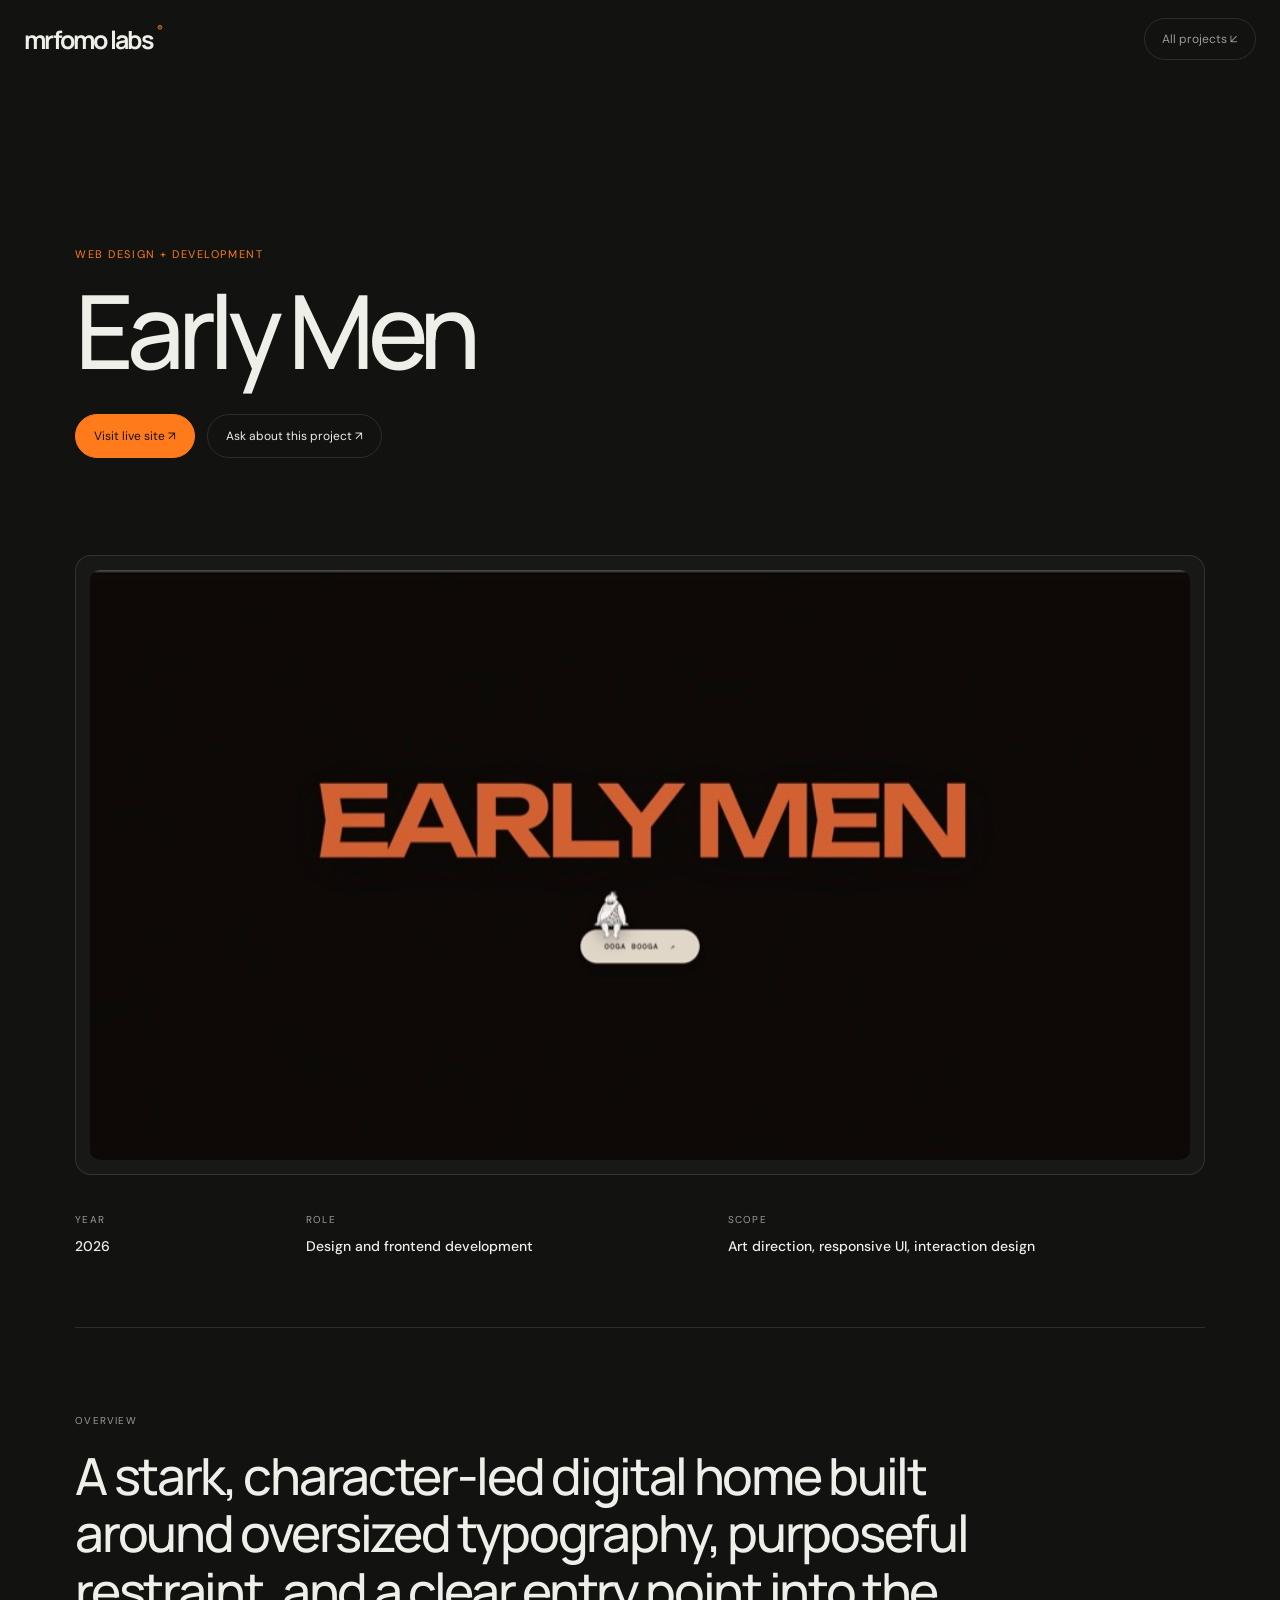
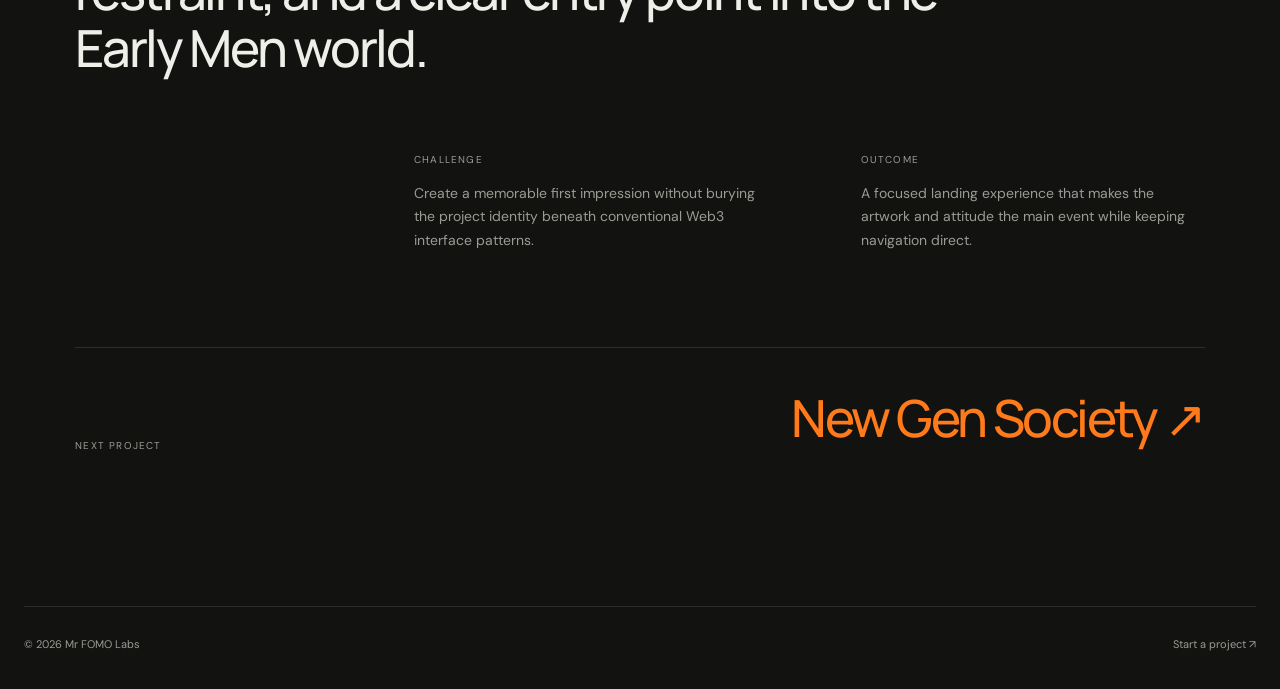
<file: project.html>
<!doctype html>
<html lang="en">
<head>
  <meta charset="UTF-8" />
  <meta name="viewport" content="width=device-width, initial-scale=1.0" />
  <meta name="description" content="Project case study by Mr FOMO Labs." />
  <title>Project | Mr FOMO Labs</title>
  <link rel="preconnect" href="https://fonts.googleapis.com">
  <link rel="preconnect" href="https://fonts.gstatic.com" crossorigin>
  <link href="https://fonts.googleapis.com/css2?family=DM+Sans:wght@400;500;600&family=Manrope:wght@400;500;600;700&display=swap" rel="stylesheet">
  <link rel="stylesheet" href="projects.css" />
</head>
<body>
  <header class="project-nav">
    <a class="project-brand" href="index.html">mrfomo labs<span>®</span></a>
    <a class="back-link" href="projects.html">All projects <span>↙</span></a>
  </header>
  <main id="project-detail"></main>
  <footer class="project-footer"><span>© 2026 Mr FOMO Labs</span><a href="mailto:hello@mrfomo.dev">Start a project ↗</a></footer>
  <script src="project-data.js"></script>
  <script>
    const id = new URLSearchParams(location.search).get('id');
    const project = PROJECTS.find(item => item.id === id) || PROJECTS[0];
    document.title = `${project.name} | Mr FOMO Labs`;
    document.querySelector('#project-detail').innerHTML = `
      <article class="case-study">
        <section class="case-hero">
          <p>${project.category}</p>
          <h1>${project.name}</h1>
          <div class="case-actions">
            ${project.liveUrl ? `<a class="primary-link" href="${project.liveUrl}" target="_blank" rel="noreferrer">Visit live site ↗</a>` : ''}
            <a href="mailto:hello@mrfomo.dev?subject=${encodeURIComponent(project.name + ' project enquiry')}">Ask about this project ↗</a>
          </div>
        </section>
        <figure class="case-image"><img src="${project.image}" alt="${project.name} homepage design" width="900" height="489"></figure>
        <section class="case-facts">
          <div><span>Year</span><strong>${project.year}</strong></div>
          <div><span>Role</span><strong>${project.role}</strong></div>
          <div><span>Scope</span><strong>${project.scope}</strong></div>
        </section>
        <section class="case-copy">
          <div><span>Overview</span><h2>${project.summary}</h2></div>
          <div class="case-notes"><article><span>Challenge</span><p>${project.challenge}</p></article><article><span>Outcome</span><p>${project.outcome}</p></article></div>
        </section>
        <a class="next-project" href="project.html?id=${PROJECTS[(PROJECTS.indexOf(project) + 1) % PROJECTS.length].id}"><span>Next project</span><strong>${PROJECTS[(PROJECTS.indexOf(project) + 1) % PROJECTS.length].name} ↗</strong></a>
      </article>`;
  </script>
</body>
</html>
</file>
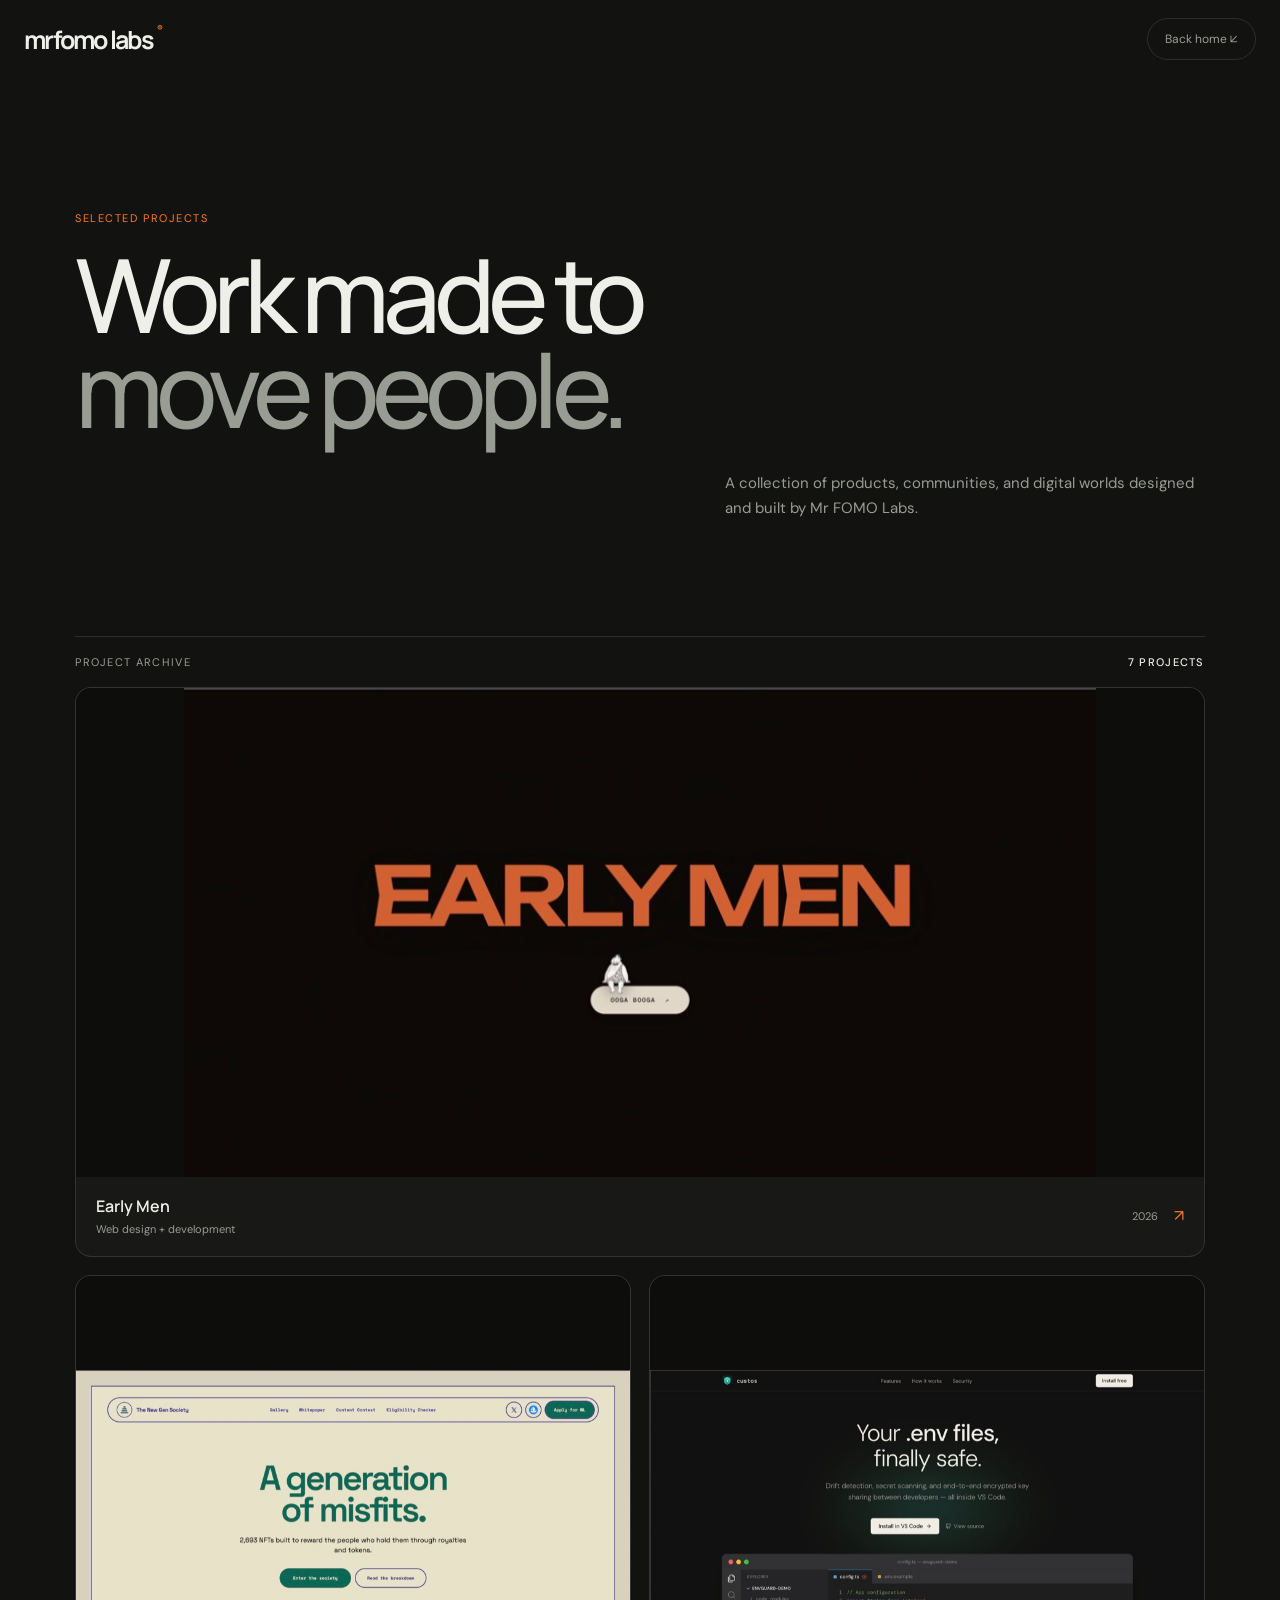
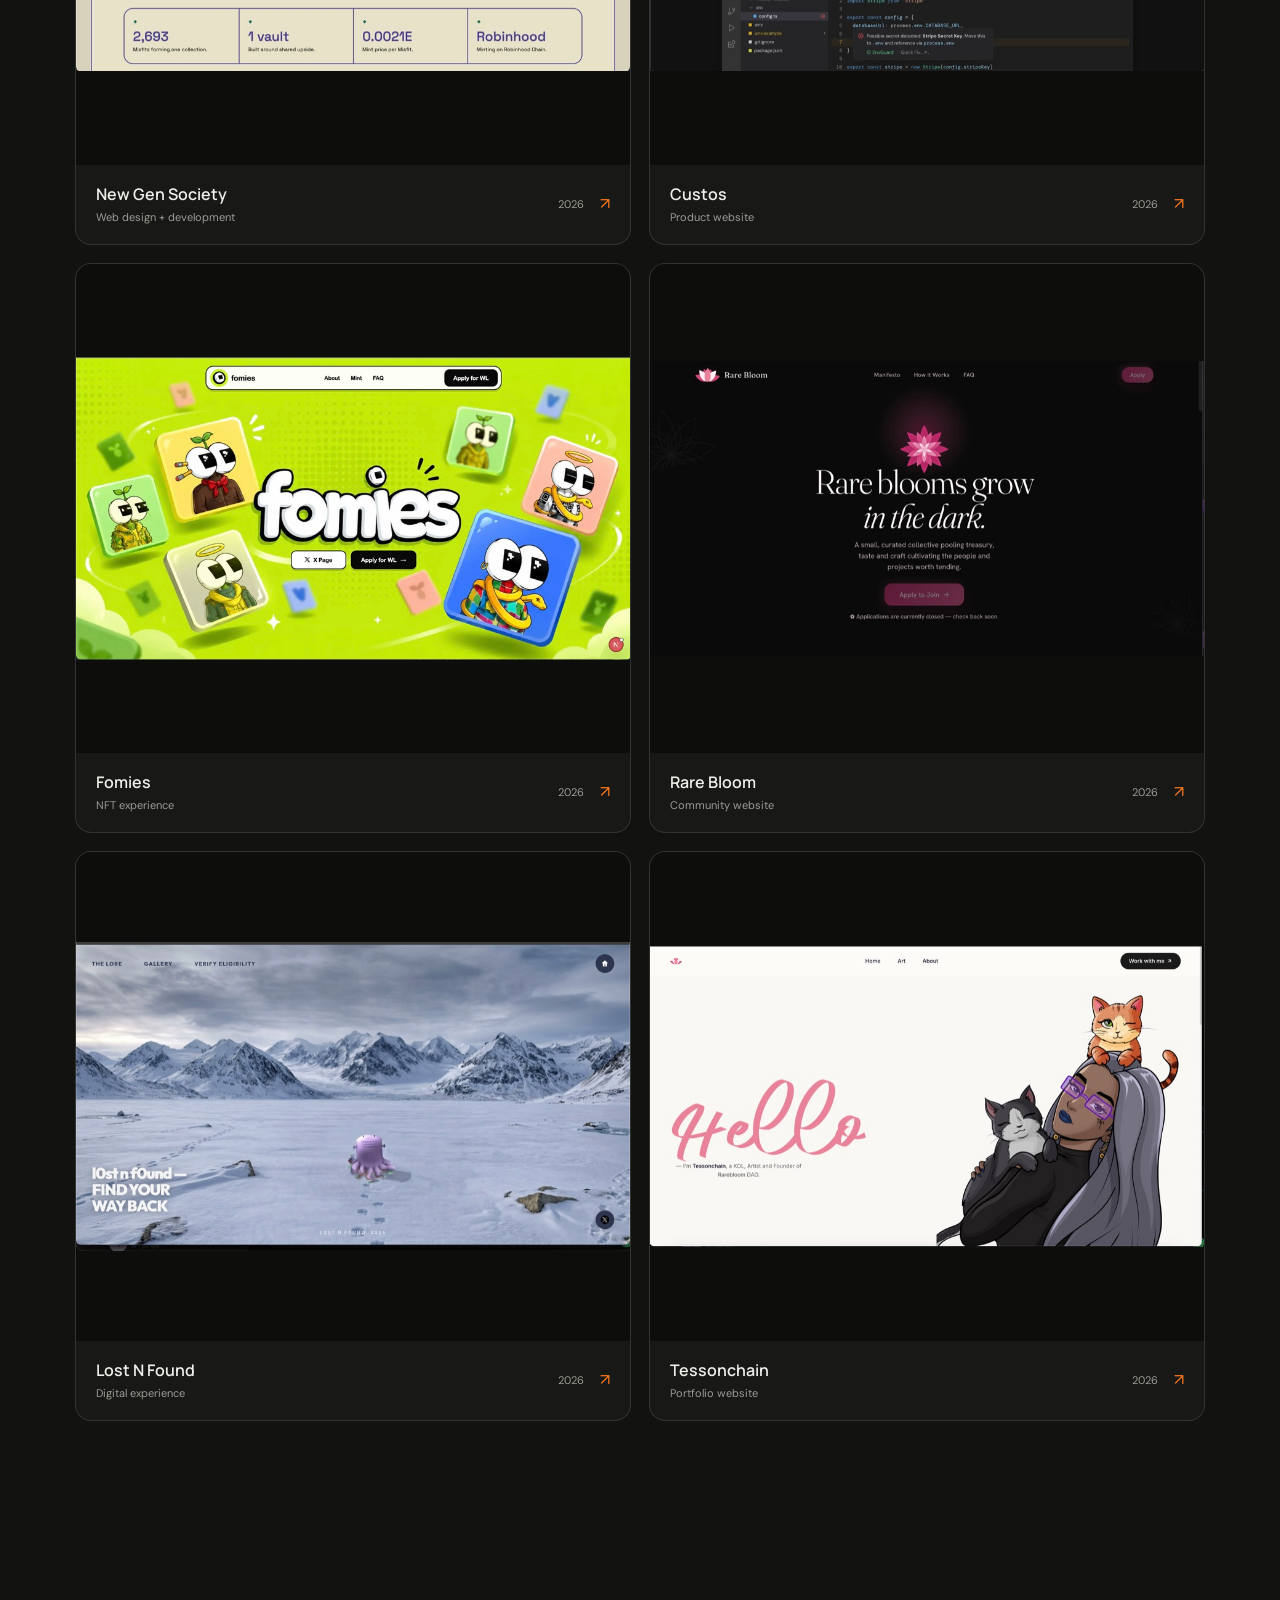
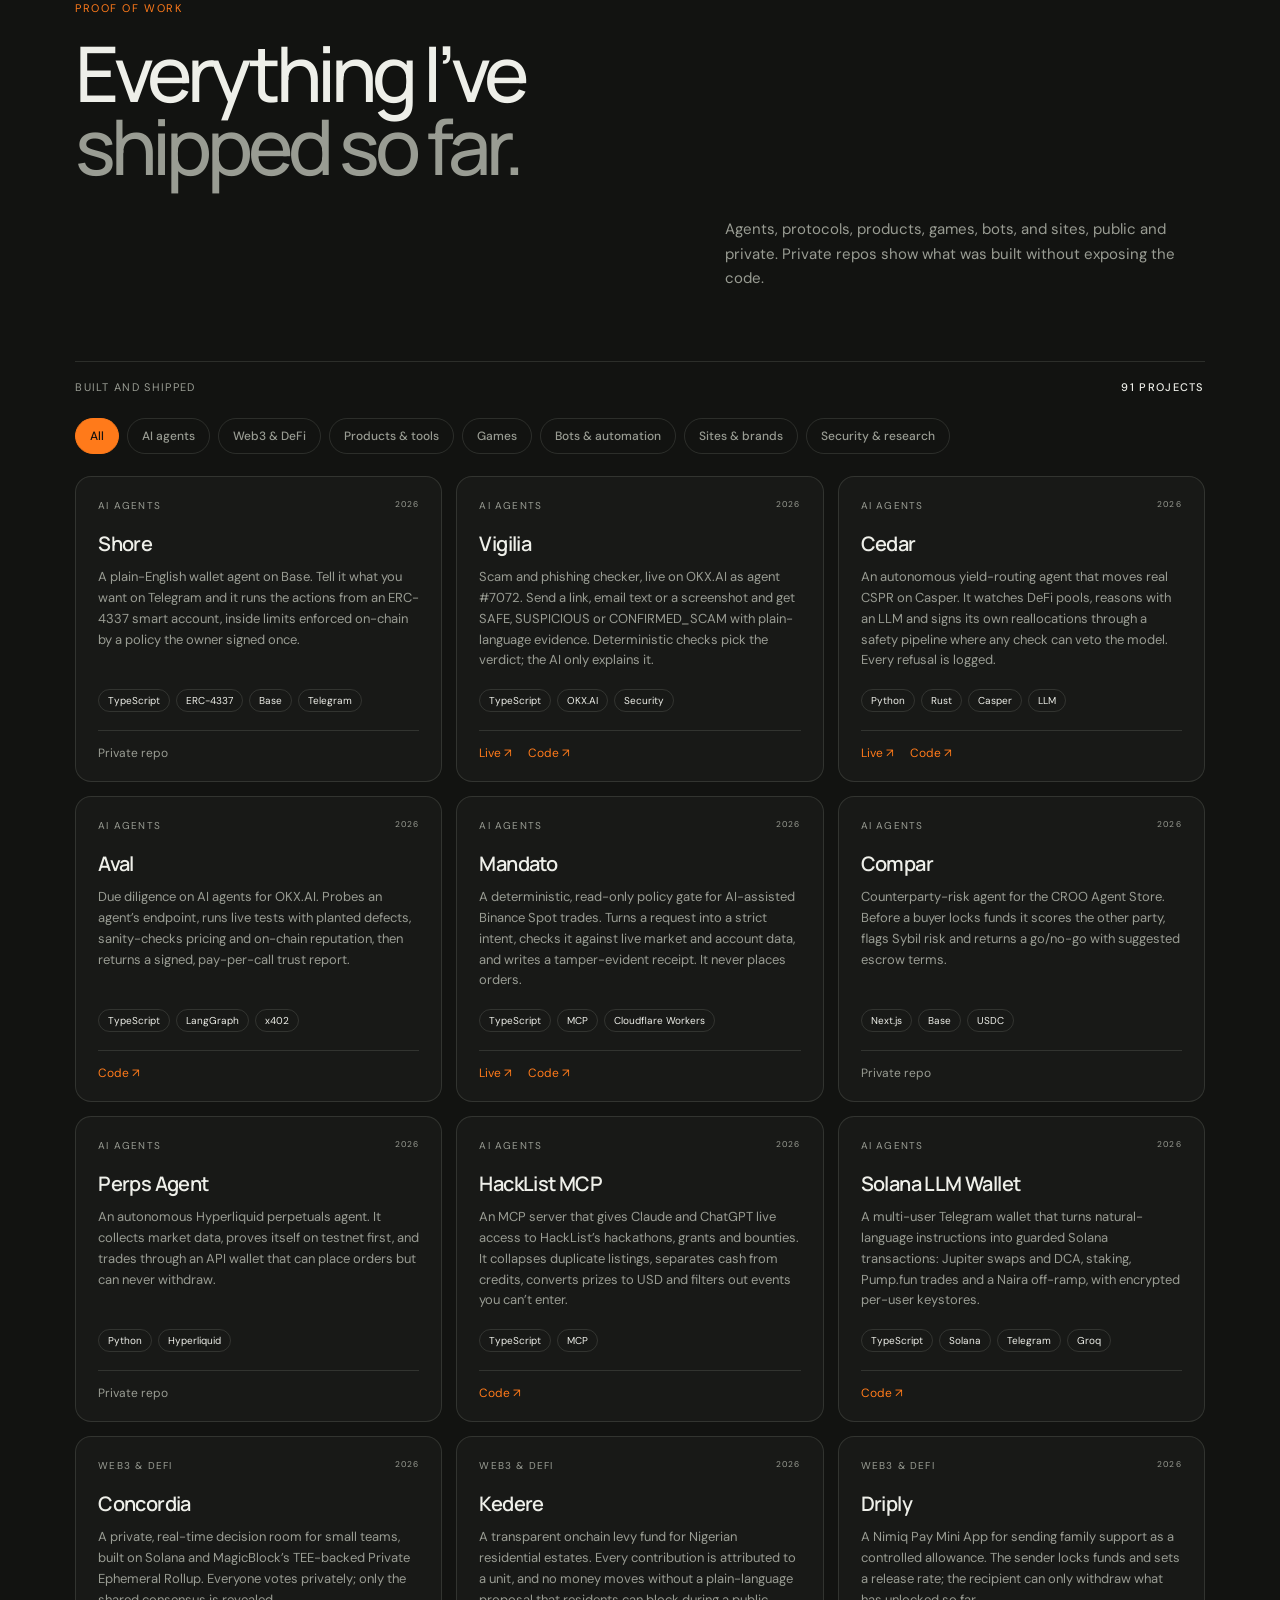
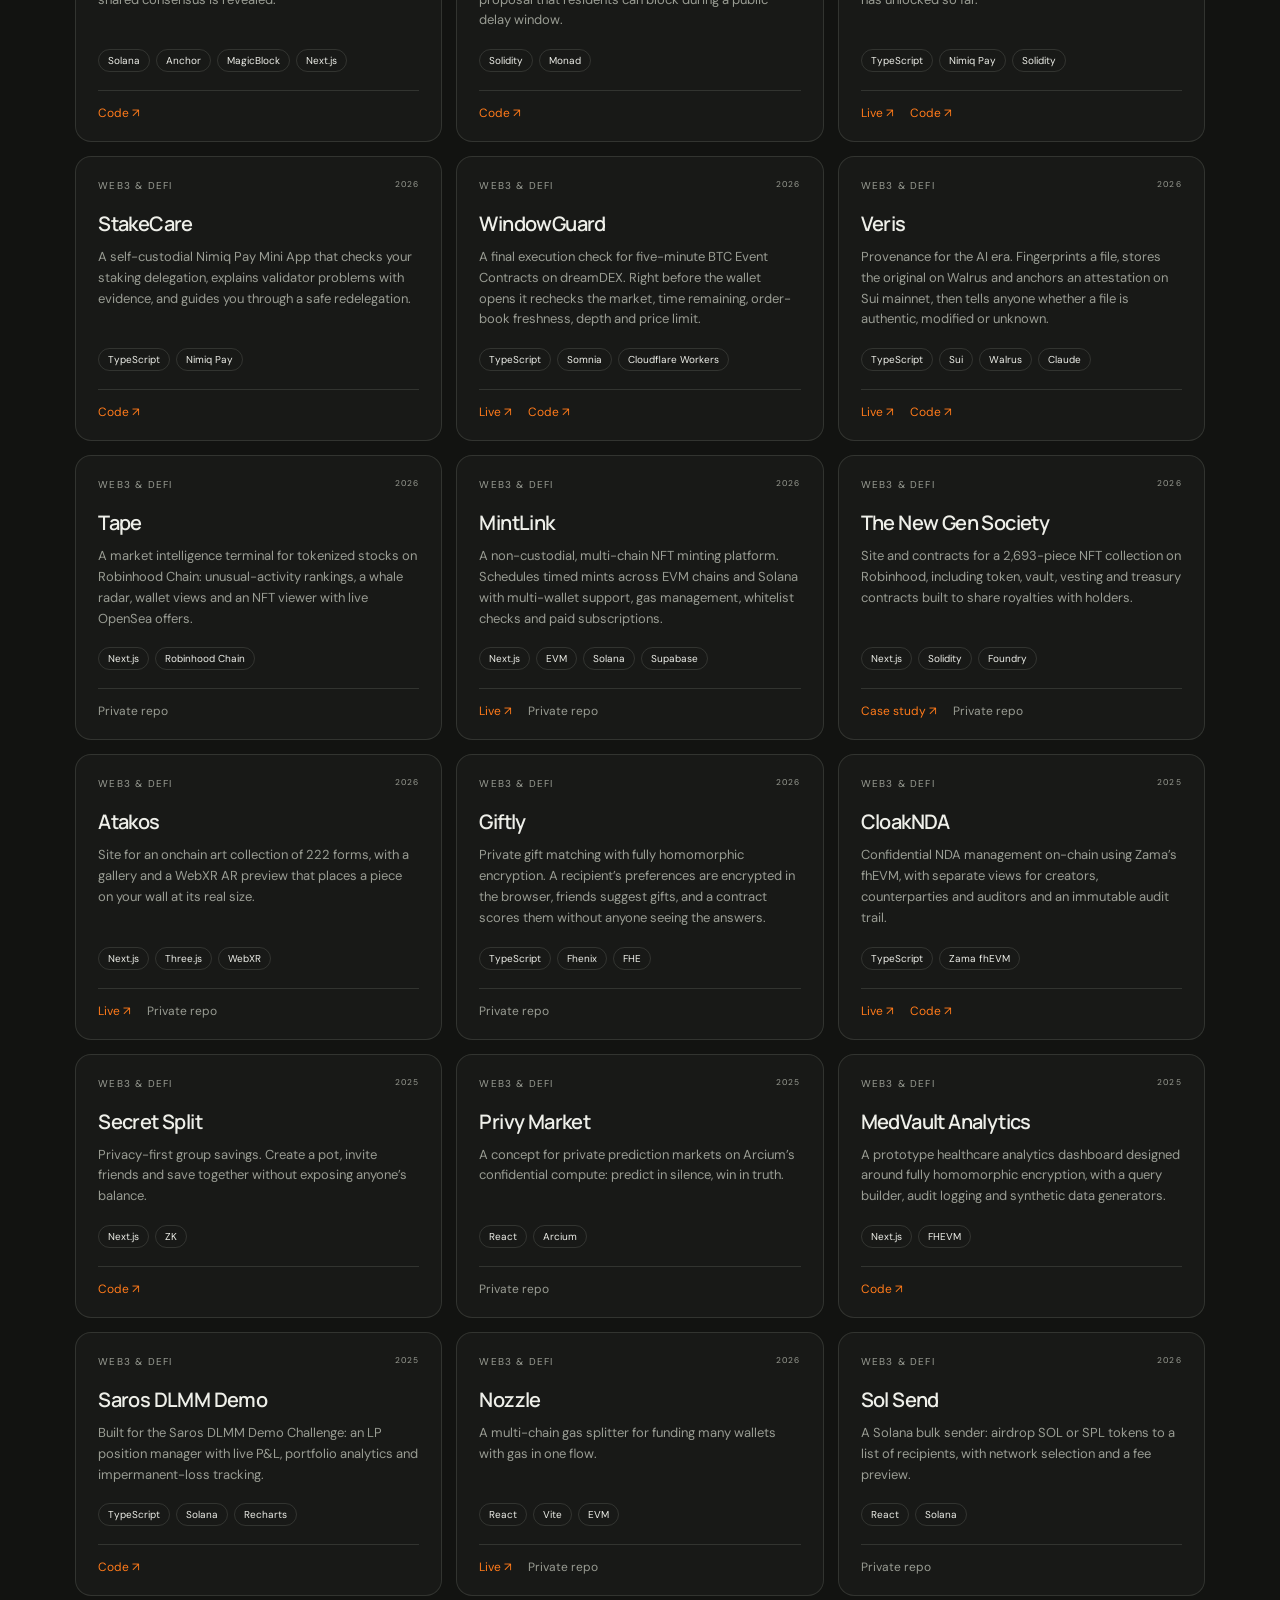
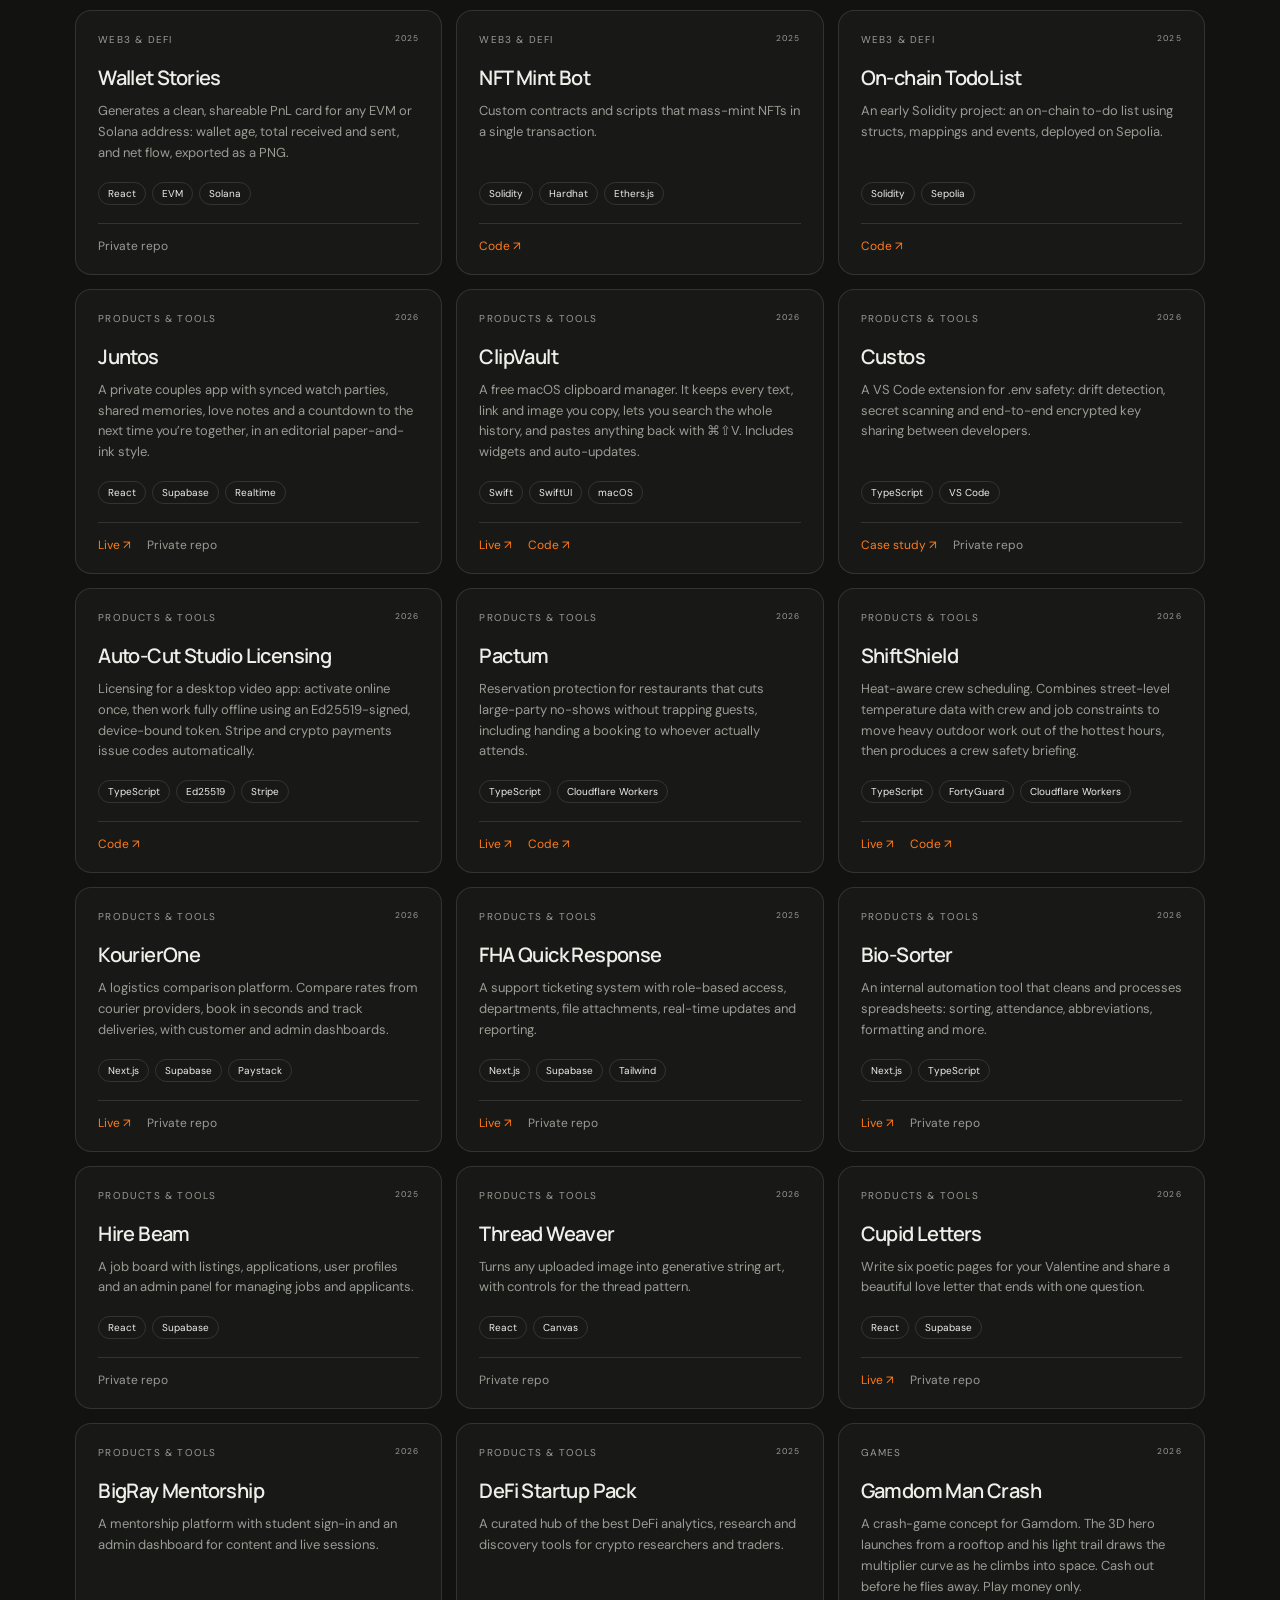
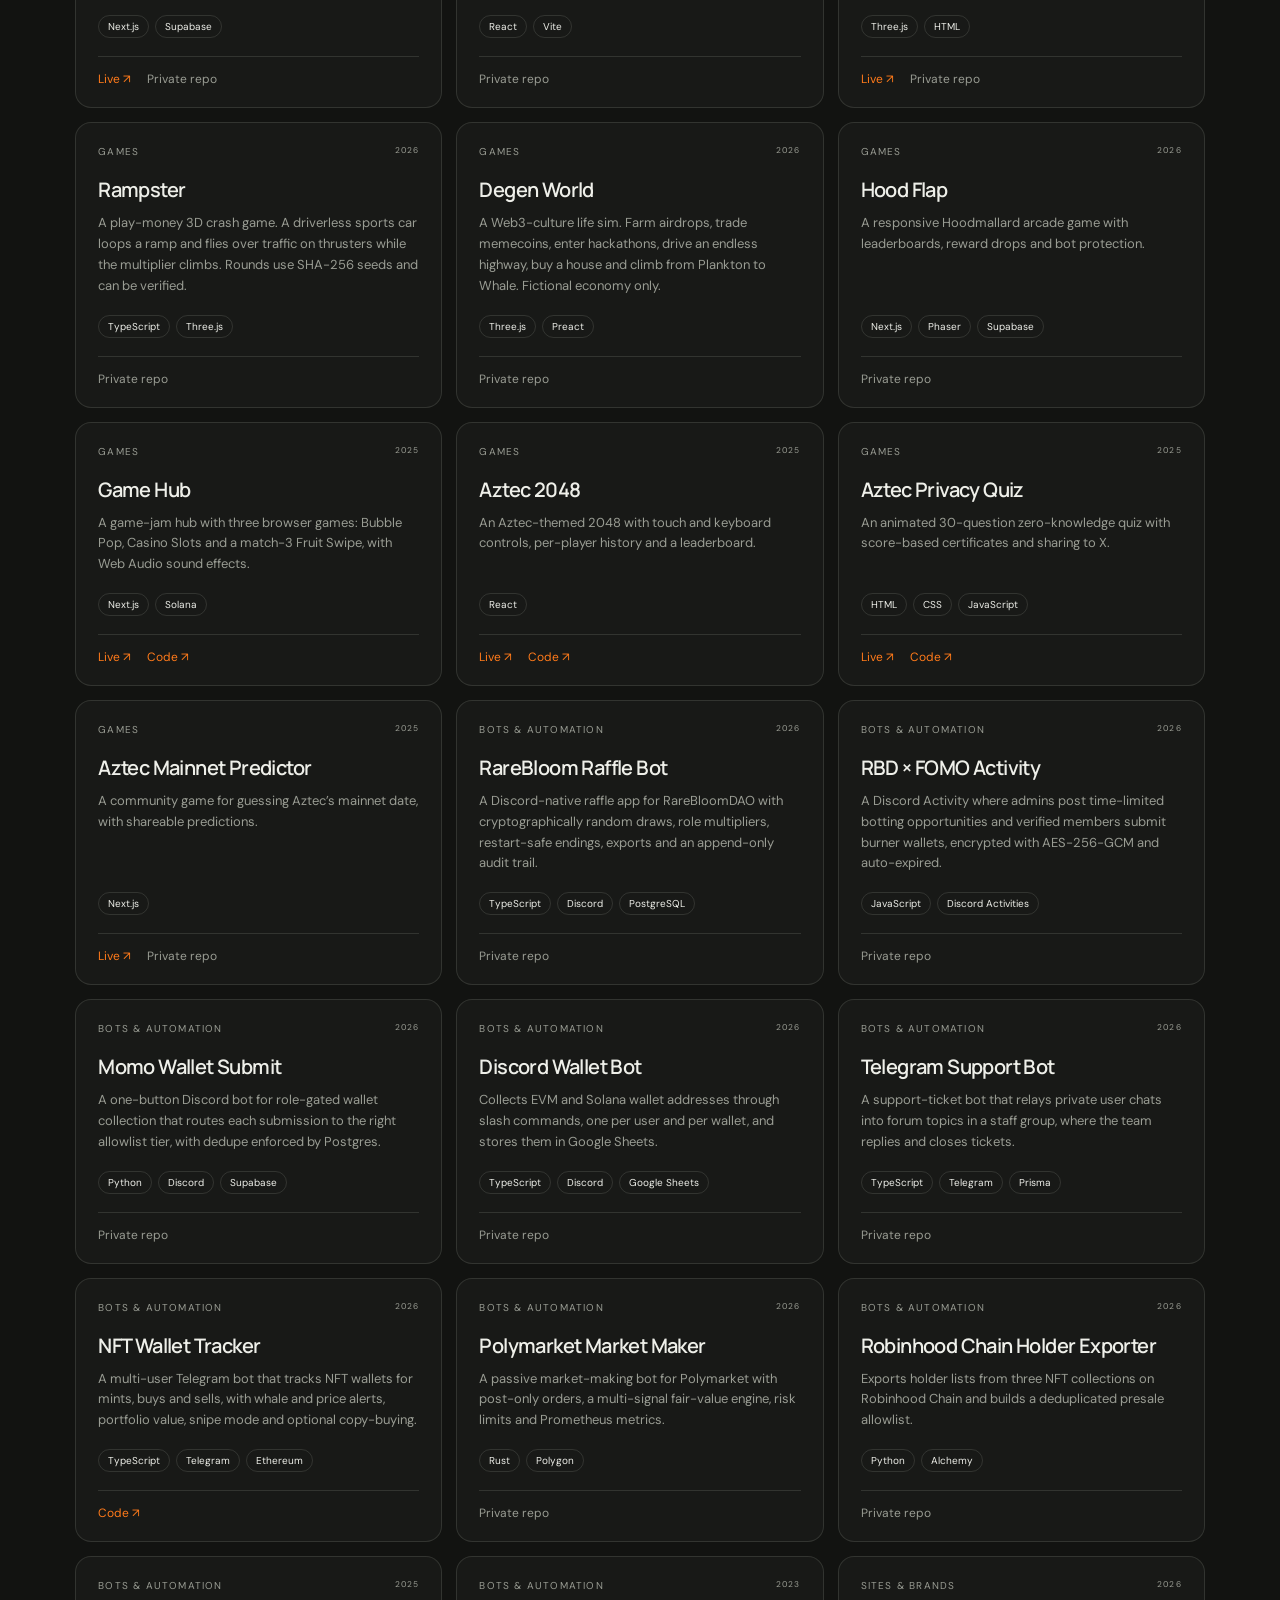
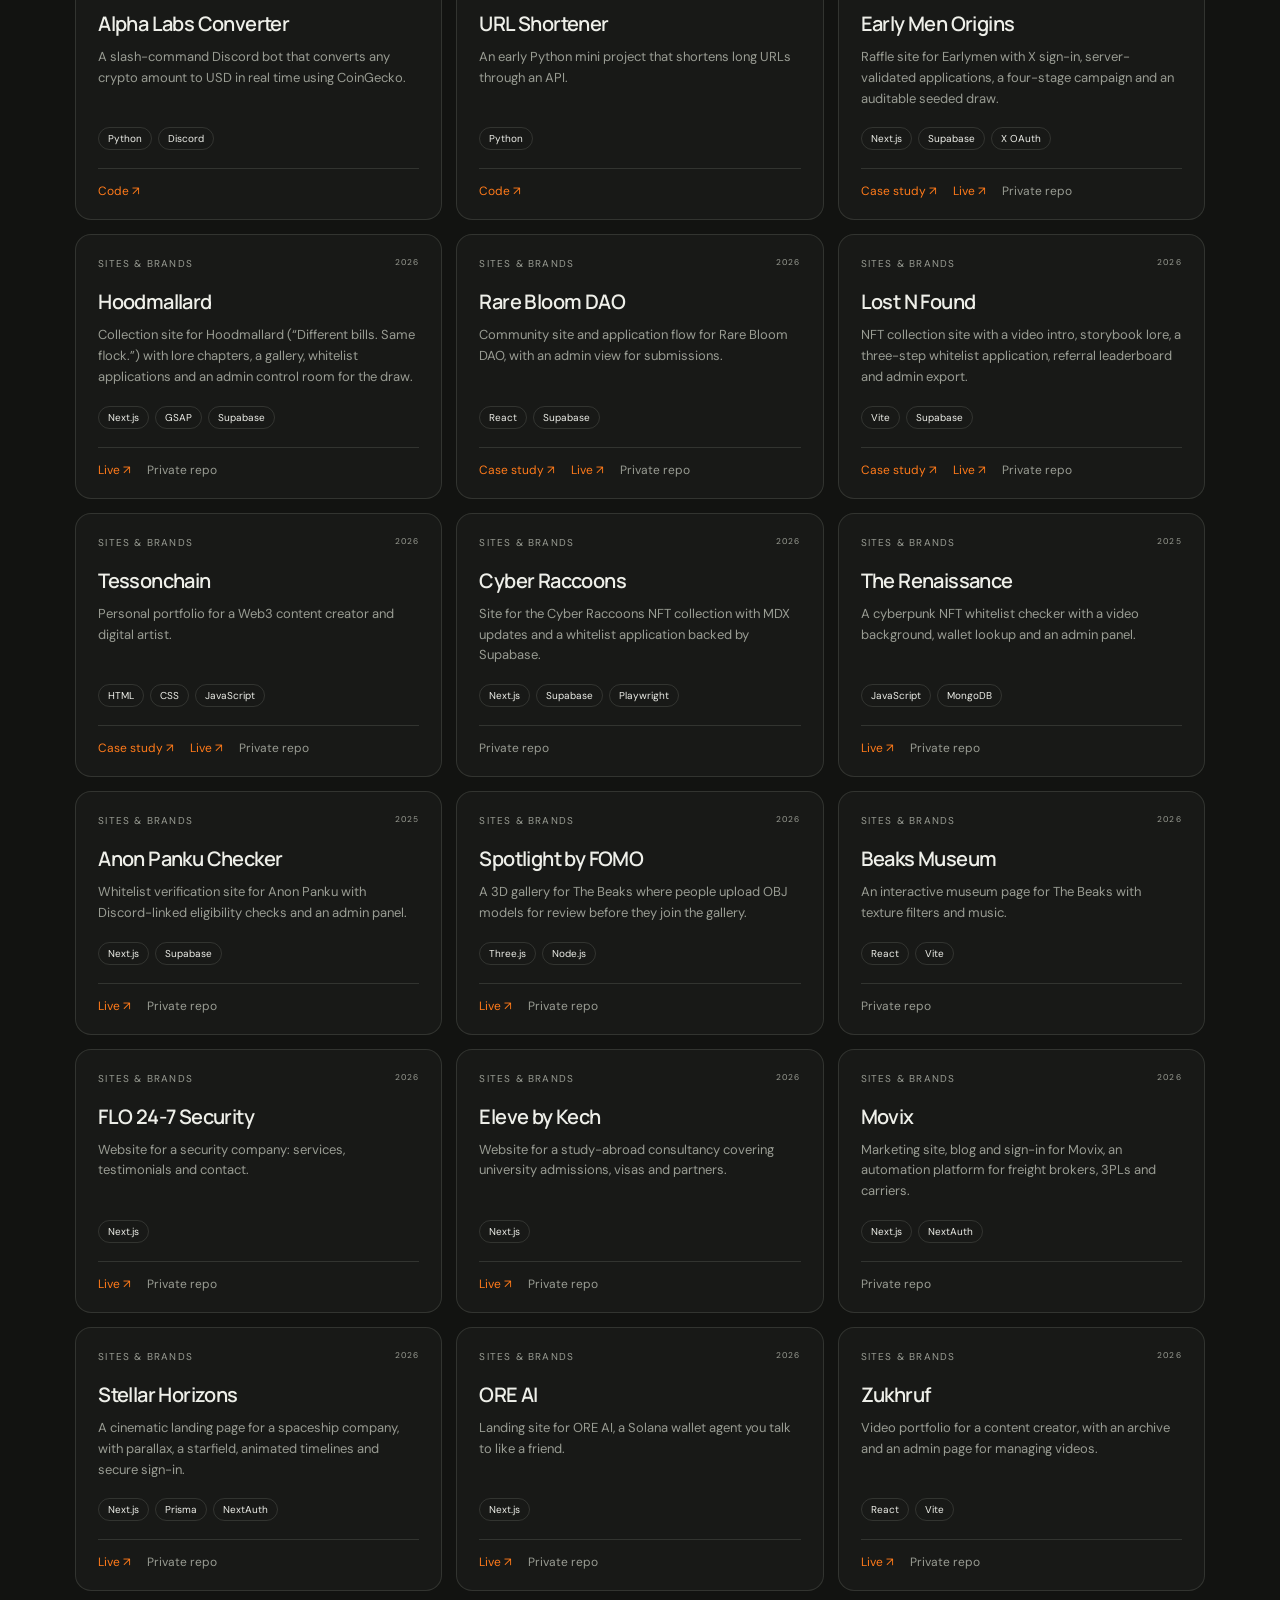
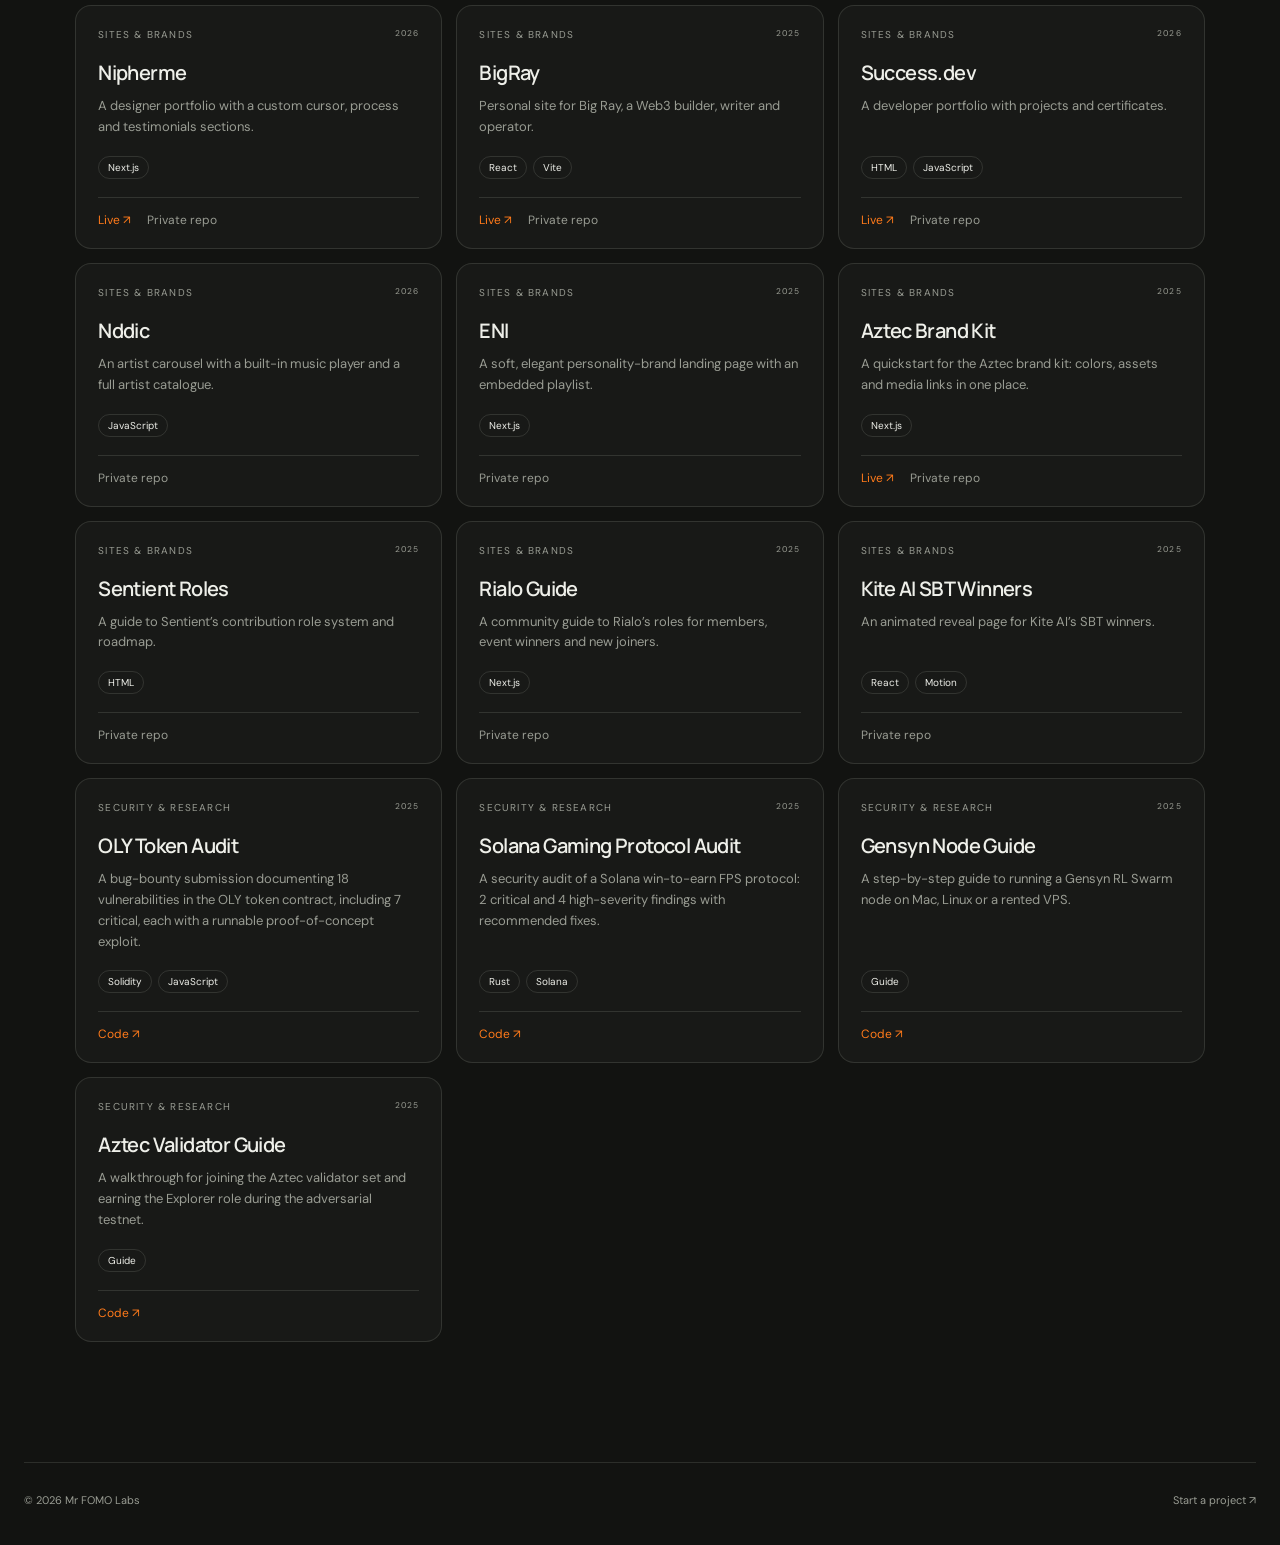
<file: projects.html>
<!doctype html>
<html lang="en">
<head>
  <meta charset="UTF-8" />
  <meta name="viewport" content="width=device-width, initial-scale=1.0" />
  <meta name="description" content="Selected digital projects by Mr FOMO Labs." />
  <title>Projects | Mr FOMO Labs</title>
  <link rel="preconnect" href="https://fonts.googleapis.com">
  <link rel="preconnect" href="https://fonts.gstatic.com" crossorigin>
  <link href="https://fonts.googleapis.com/css2?family=DM+Sans:wght@400;500;600&family=Manrope:wght@400;500;600;700&display=swap" rel="stylesheet">
  <link rel="stylesheet" href="projects.css" />
</head>
<body>
  <header class="project-nav">
    <a class="project-brand" href="index.html">mrfomo labs<span>®</span></a>
    <a class="back-link" href="index.html#writing">Back home <span>↙</span></a>
  </header>
  <main>
    <section class="projects-hero">
      <p>Selected projects</p>
      <h1>Work made to<br><span>move people.</span></h1>
      <div class="hero-note">A collection of products, communities, and digital worlds designed and built by Mr FOMO Labs.</div>
    </section>
    <section class="project-index" aria-label="Project archive">
      <div class="project-count"><span>Project archive</span><b id="project-count"></b></div>
      <div class="archive-grid" id="archive-grid"></div>
    </section>
    <section class="proof" id="proof" aria-labelledby="proof-title">
      <div class="proof-head">
        <p>Proof of work</p>
        <h2 id="proof-title">Everything I’ve<br><span>shipped so far.</span></h2>
        <div class="hero-note">Agents, protocols, products, games, bots, and sites, public and private. Private repos show what was built without exposing the code.</div>
      </div>
      <div class="project-count"><span>Built and shipped</span><b id="proof-count"></b></div>
      <div class="proof-filters" id="proof-filters" role="group" aria-label="Filter by category"></div>
      <div class="proof-grid" id="proof-grid"></div>
    </section>
  </main>
  <footer class="project-footer"><span>© 2026 Mr FOMO Labs</span><a href="mailto:hello@mrfomo.dev">Start a project ↗</a></footer>
  <script src="project-data.js"></script>
  <script src="proof-data.js"></script>
  <script>
    const grid = document.querySelector('#archive-grid');
    document.querySelector('#project-count').textContent = `${PROJECTS.length} projects`;
    grid.innerHTML = PROJECTS.map((project, index) => `
      <a class="archive-card ${index === 0 ? 'archive-featured' : ''}" href="project.html?id=${project.id}">
        <div class="archive-image"><img src="${project.image}" alt="${project.name} project homepage" width="900" height="489"></div>
        <div class="archive-info">
          <div><strong>${project.name}</strong><span>${project.category}</span></div>
          <small>${project.year}</small><b>↗</b>
        </div>
      </a>`).join('');

    const proofGrid = document.querySelector('#proof-grid');
    const proofFilters = document.querySelector('#proof-filters');
    const proofCount = document.querySelector('#proof-count');
    const categories = ['All', ...new Set(PROOF_OF_WORK.map(item => item.category))];
    const renderProof = (category) => {
      const items = category === 'All' ? PROOF_OF_WORK : PROOF_OF_WORK.filter(item => item.category === category);
      proofCount.textContent = `${items.length} projects`;
      proofFilters.querySelectorAll('button').forEach(button => button.setAttribute('aria-pressed', String(button.dataset.category === category)));
      proofGrid.innerHTML = items.map(item => `
        <article class="proof-card">
          <div class="proof-meta"><span>${item.category}</span><small>${item.year}</small></div>
          <h3>${item.name}</h3>
          <p>${item.summary}</p>
          <ul class="proof-stack">${item.stack.map(tag => `<li>${tag}</li>`).join('')}</ul>
          <div class="proof-links">
            ${item.caseStudy ? `<a href="project.html?id=${item.caseStudy}">Case study ↗</a>` : ''}
            ${item.liveUrl ? `<a href="${item.liveUrl}" target="_blank" rel="noreferrer">Live ↗</a>` : ''}
            ${item.codeUrl ? `<a href="${item.codeUrl}" target="_blank" rel="noreferrer">Code ↗</a>` : '<span>Private repo</span>'}
          </div>
        </article>`).join('');
    };
    proofFilters.innerHTML = categories.map(category => `<button type="button" data-category="${category}">${category}</button>`).join('');
    proofFilters.addEventListener('click', (event) => {
      const button = event.target.closest('button');
      if (button) renderProof(button.dataset.category);
    });
    renderProof('All');
  </script>
</body>
</html>
</file>
<file: projects.css>
:root { color-scheme: dark; --bg:#121311; --panel:#181917; --line:rgba(238,241,231,.12); --text:#eeefe9; --muted:#999c93; --accent:#ff7a1a; --radius:16px; --ease:cubic-bezier(.16,1,.3,1); }
* { box-sizing: border-box; }
html { scroll-behavior: smooth; }
body { margin:0; background:var(--bg); color:var(--text); font-family:"DM Sans",sans-serif; }
body::before { content:""; position:fixed; inset:0; pointer-events:none; background-image:radial-gradient(var(--line) .7px,transparent .7px); background-size:22px 22px; opacity:.55; z-index:-1; }
a { color:inherit; text-decoration:none; }
.project-nav { width:min(100% - 48px,1400px); height:78px; margin:auto; display:flex; align-items:center; justify-content:space-between; }
.project-brand { font:700 25px "Manrope",sans-serif; letter-spacing:-.07em; }
.project-brand span { margin-left:4px; color:var(--accent); font-size:9px; vertical-align:top; letter-spacing:0; }
.back-link { padding:12px 17px; border:1px solid var(--line); border-radius:999px; color:var(--muted); font-size:12px; transition:.25s var(--ease); }
.back-link:hover { color:var(--text); border-color:var(--accent); transform:translateY(-2px); }
main { width:min(100% - 48px,1320px); margin:auto; }
.projects-hero { min-height:62dvh; padding:10vh 4vw 8vh; display:flex; flex-direction:column; justify-content:center; }
.projects-hero > p,.case-hero > p { margin:0 0 22px; color:var(--accent); font-size:11px; letter-spacing:.14em; text-transform:uppercase; }
.projects-hero h1,.case-hero h1 { margin:0; font:500 clamp(52px,8vw,112px)/.93 "Manrope",sans-serif; letter-spacing:-.07em; }
.projects-hero h1 span { color:var(--muted); }
.hero-note { max-width:480px; margin:34px 0 0 auto; color:var(--muted); font-size:15px; line-height:1.65; }
.project-index { padding:0 4vw 120px; }
.project-count { display:flex; justify-content:space-between; padding:18px 0; border-top:1px solid var(--line); color:var(--muted); font-size:11px; text-transform:uppercase; letter-spacing:.12em; }
.project-count b { color:var(--text); font-weight:500; }
.archive-grid { display:grid; grid-template-columns:repeat(2,minmax(0,1fr)); gap:18px; }
.archive-card { min-width:0; overflow:hidden; border:1px solid var(--line); border-radius:var(--radius); background:var(--panel); transition:transform .35s var(--ease),border-color .35s var(--ease); }
.archive-card:hover { transform:translateY(-5px); border-color:color-mix(in srgb,var(--accent) 65%,var(--line)); }
.archive-featured { grid-column:1/-1; }
.archive-image { overflow:hidden; background:#0d0e0c; }
.archive-image img { display:block; width:100%; aspect-ratio:16/9; object-fit:contain; transition:transform .6s var(--ease); }
.archive-card:hover img { transform:scale(1.015); }
.archive-info { display:grid; grid-template-columns:1fr auto auto; align-items:center; gap:16px; padding:18px 20px 20px; }
.archive-info div { display:grid; gap:5px; }
.archive-info strong { font:600 16px "Manrope",sans-serif; }
.archive-info span,.archive-info small { color:var(--muted); font-size:11px; }
.archive-info b { color:var(--accent); font-weight:400; }
.proof { padding:0 4vw 120px; scroll-margin-top:24px; }
.proof-head { padding:60px 0 70px; }
.proof-head > p { margin:0 0 22px; color:var(--accent); font-size:11px; letter-spacing:.14em; text-transform:uppercase; }
.proof-head h2 { margin:0; font:500 clamp(40px,6vw,84px)/.95 "Manrope",sans-serif; letter-spacing:-.065em; }
.proof-head h2 span { color:var(--muted); }
.proof-filters { display:flex; flex-wrap:wrap; gap:8px; margin:6px 0 22px; }
.proof-filters button { padding:9px 14px; border:1px solid var(--line); border-radius:999px; background:transparent; color:var(--muted); font:500 12px "DM Sans",sans-serif; cursor:pointer; transition:.25s var(--ease); }
.proof-filters button:hover { color:var(--text); border-color:color-mix(in srgb,var(--accent) 55%,var(--line)); }
.proof-filters button[aria-pressed="true"] { background:var(--accent); border-color:var(--accent); color:#17120e; }
.proof-filters button:focus-visible,.proof-links a:focus-visible { outline:2px solid var(--accent); outline-offset:3px; }
.proof-grid { display:grid; grid-template-columns:repeat(3,minmax(0,1fr)); gap:14px; }
.proof-card { min-width:0; display:flex; flex-direction:column; padding:22px 22px 20px; border:1px solid var(--line); border-radius:var(--radius); background:var(--panel); transition:transform .35s var(--ease),border-color .35s var(--ease); }
.proof-card:hover { transform:translateY(-4px); border-color:color-mix(in srgb,var(--accent) 55%,var(--line)); }
.proof-meta { display:flex; justify-content:space-between; color:var(--muted); font-size:10px; letter-spacing:.12em; text-transform:uppercase; }
.proof-card h3 { margin:18px 0 10px; font:600 20px "Manrope",sans-serif; letter-spacing:-.03em; }
.proof-card p { margin:0 0 18px; color:var(--muted); font-size:13px; line-height:1.6; }
.proof-stack { display:flex; flex-wrap:wrap; gap:6px; margin:auto 0 18px; padding:0; list-style:none; }
.proof-stack li { padding:4px 9px; border:1px solid var(--line); border-radius:999px; color:var(--text); font-size:10px; }
.proof-links { display:flex; flex-wrap:wrap; gap:16px; padding-top:14px; border-top:1px solid var(--line); font-size:12px; }
.proof-links a { color:var(--accent); }
.proof-links a:hover { text-decoration:underline; text-underline-offset:3px; }
.proof-links span { color:var(--muted); }
.project-footer { width:min(100% - 48px,1400px); margin:auto; padding:30px 0 38px; border-top:1px solid var(--line); display:flex; justify-content:space-between; color:var(--muted); font-size:11px; }
.project-footer a:hover { color:var(--accent); }
.case-study { padding:8vh 4vw 120px; }
.case-hero { min-height:45dvh; display:flex; flex-direction:column; justify-content:center; }
.case-actions { display:flex; gap:12px; margin-top:36px; }
.case-actions a { padding:13px 18px; border:1px solid var(--line); border-radius:999px; font-size:12px; }
.case-actions .primary-link { background:var(--accent); border-color:var(--accent); color:#17120e; }
.case-image { margin:0; padding:14px; border:1px solid var(--line); border-radius:var(--radius); background:var(--panel); }
.case-image img { display:block; width:100%; height:auto; border-radius:10px; }
.case-facts { display:grid; grid-template-columns:.5fr 1fr 1.25fr; gap:40px; padding:38px 0 70px; border-bottom:1px solid var(--line); }
.case-facts div { display:grid; gap:10px; }
.case-facts span,.case-copy span,.next-project span { color:var(--muted); font-size:10px; letter-spacing:.12em; text-transform:uppercase; }
.case-facts strong { font-size:14px; font-weight:500; line-height:1.5; }
.case-copy { padding:80px 0; }
.case-copy h2 { max-width:900px; margin:18px 0 70px; font:500 clamp(30px,4vw,52px)/1.12 "Manrope",sans-serif; letter-spacing:-.045em; }
.case-notes { display:grid; grid-template-columns:1fr 1fr; gap:8vw; margin-left:30%; }
.case-notes p { color:var(--muted); font-size:14px; line-height:1.7; }
.next-project { display:flex; justify-content:space-between; align-items:end; padding:34px 0; border-top:1px solid var(--line); }
.next-project strong { font:500 clamp(28px,4vw,54px) "Manrope",sans-serif; letter-spacing:-.05em; color:var(--accent); }
@media(max-width:700px){.project-nav,main,.project-footer{width:calc(100% - 32px)}.projects-hero{min-height:55dvh;padding:70px 0}.projects-hero h1,.case-hero h1{font-size:clamp(45px,15vw,68px)}.hero-note{margin:28px 0 0}.project-index,.case-study{padding-left:0;padding-right:0}.archive-grid,.proof-grid{grid-template-columns:1fr}.proof{padding-left:0;padding-right:0}.proof-head{padding:40px 0 50px}.archive-featured{grid-column:auto}.case-actions{flex-direction:column;align-items:flex-start}.case-facts{grid-template-columns:1fr;gap:24px}.case-notes{grid-template-columns:1fr;margin-left:0;gap:28px}.next-project{align-items:flex-start;flex-direction:column;gap:16px}.project-footer{gap:20px;flex-direction:column}}
@media(min-width:701px) and (max-width:1040px){.proof-grid{grid-template-columns:repeat(2,minmax(0,1fr))}}
@media(prefers-reduced-motion:reduce){*{scroll-behavior:auto!important;transition:none!important}}
</file>
